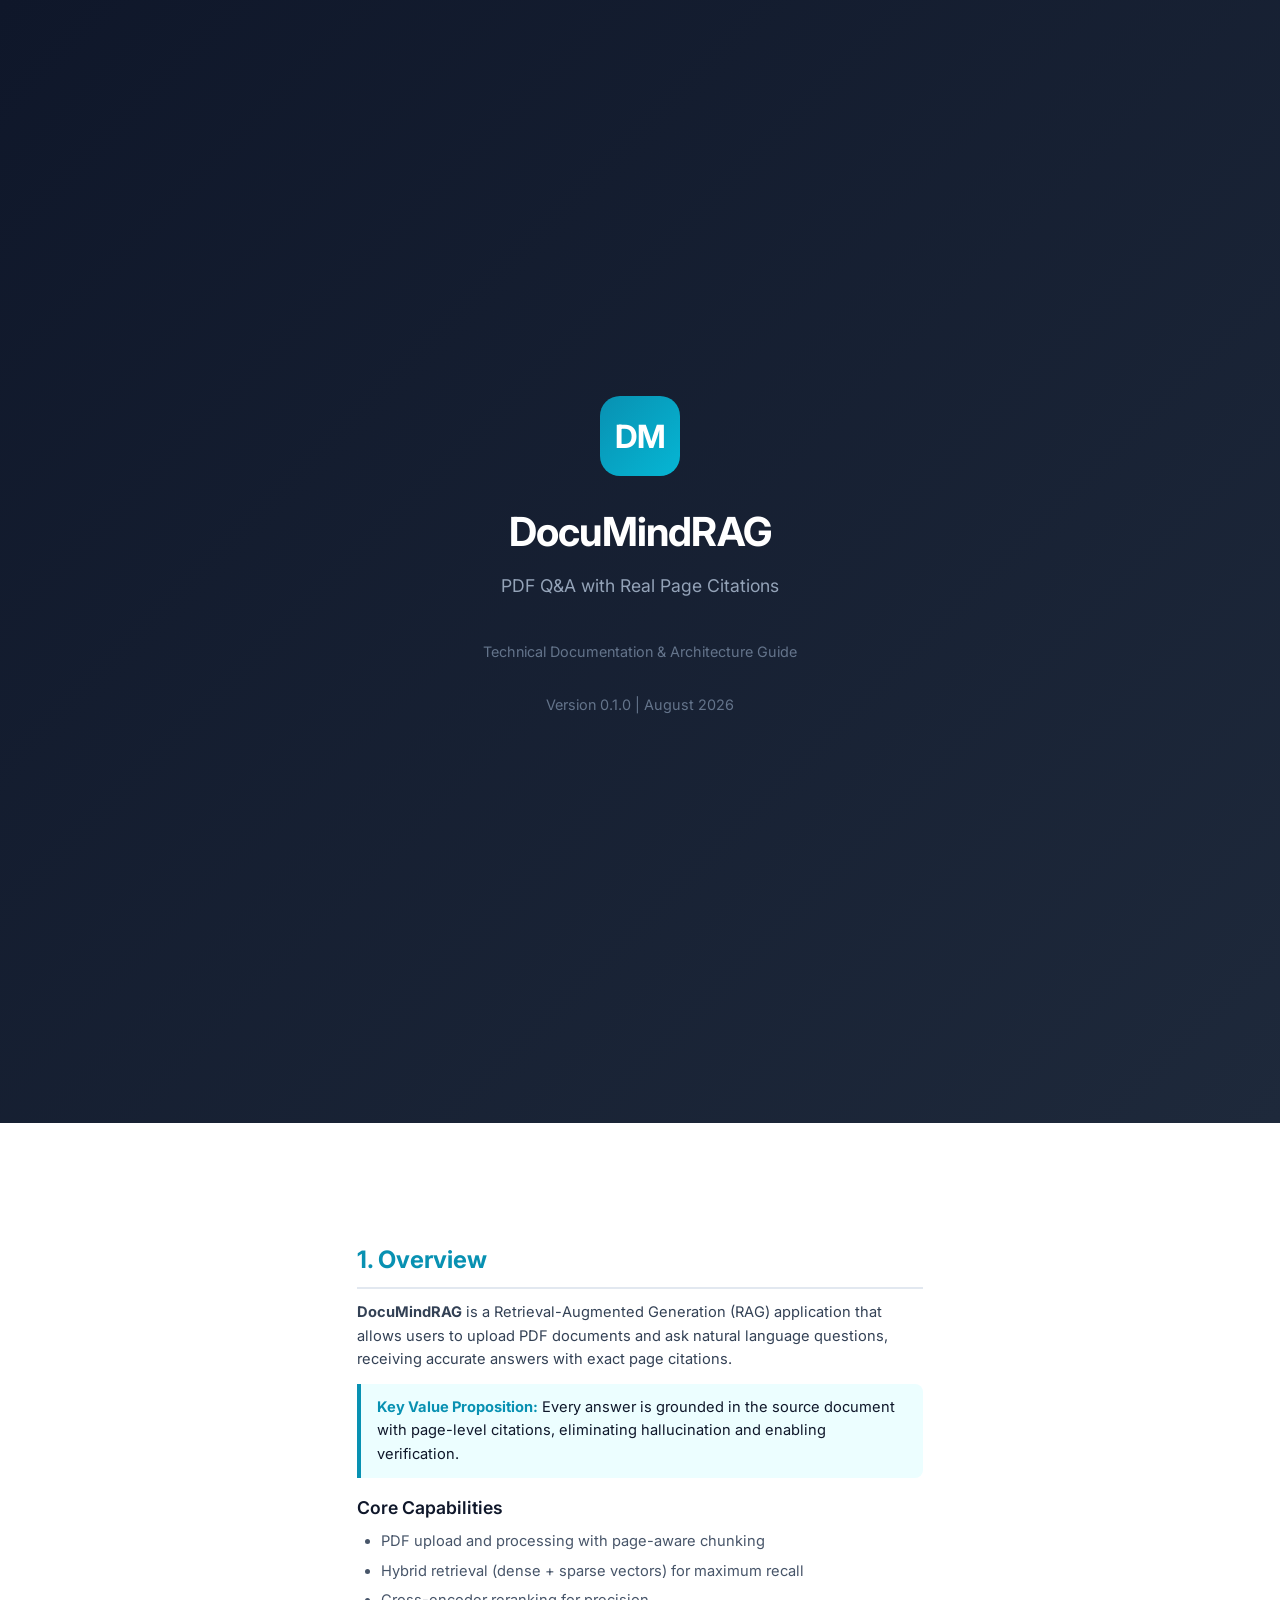
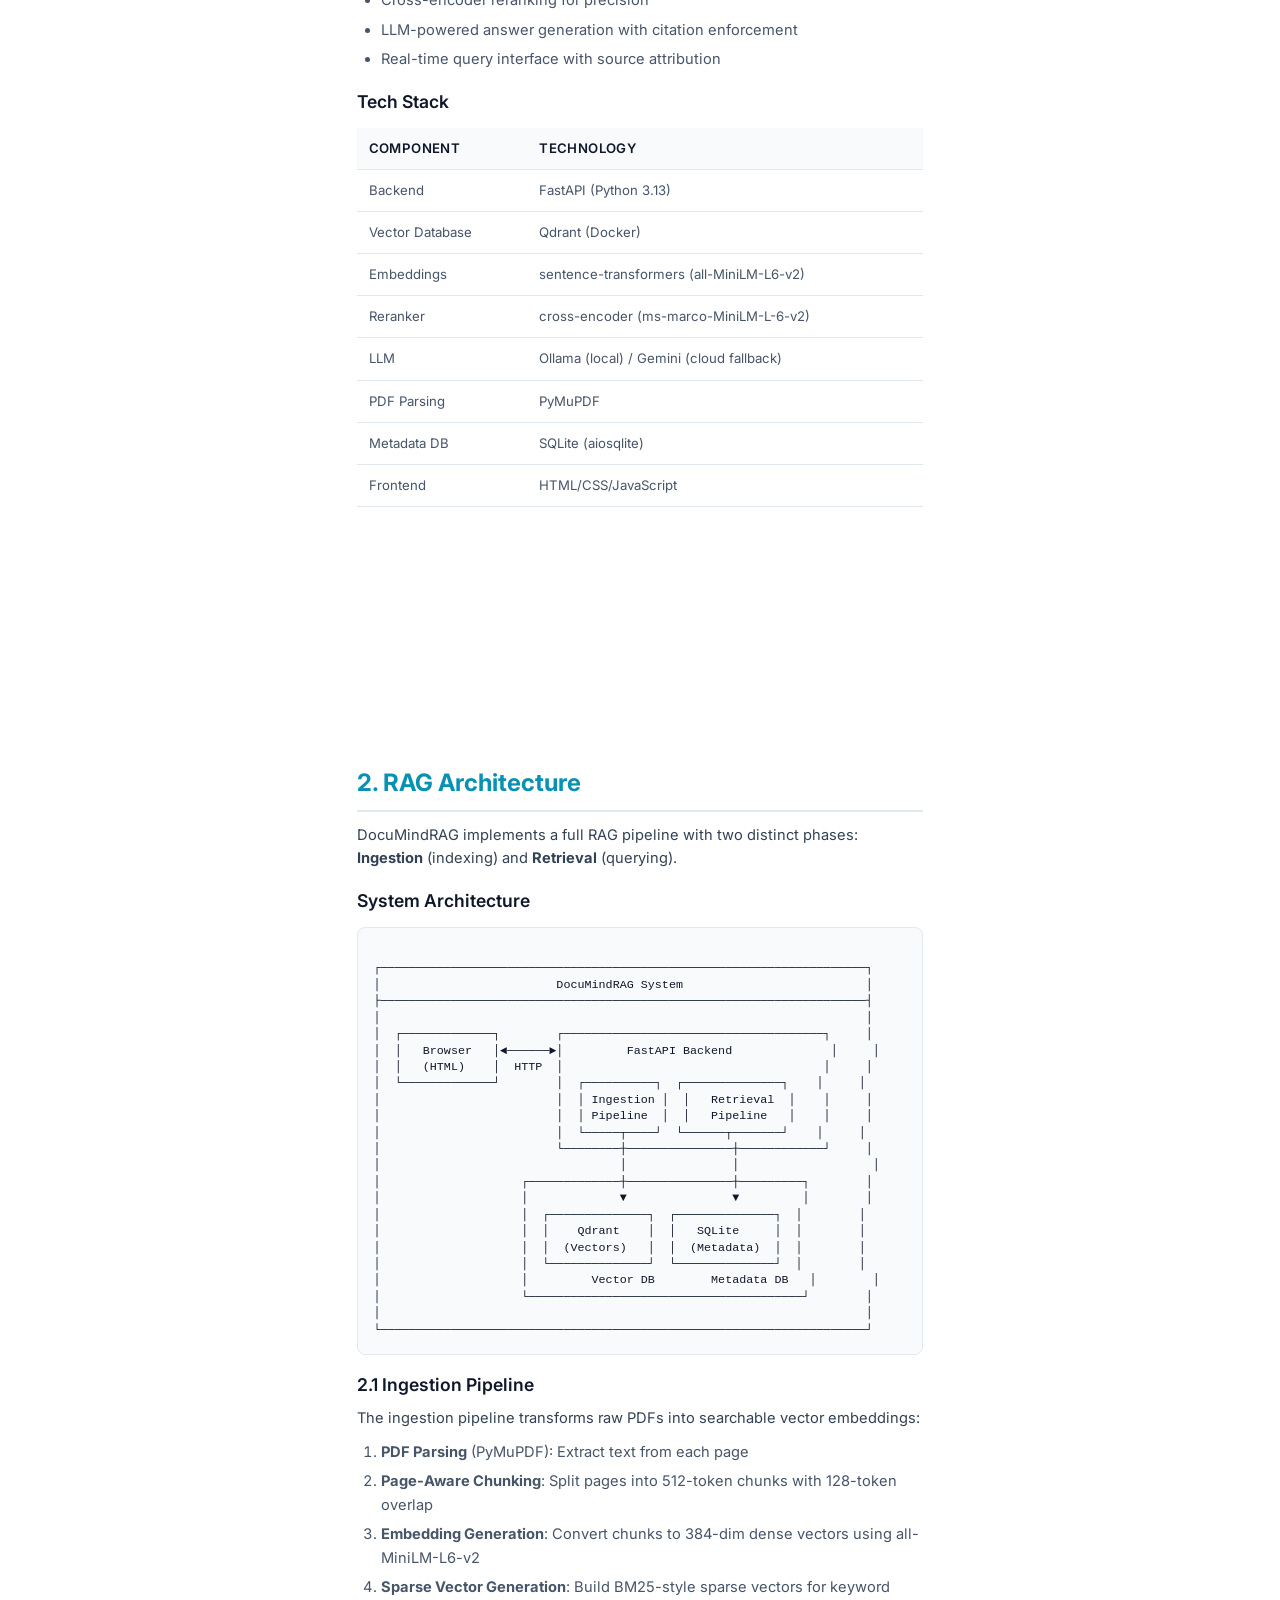
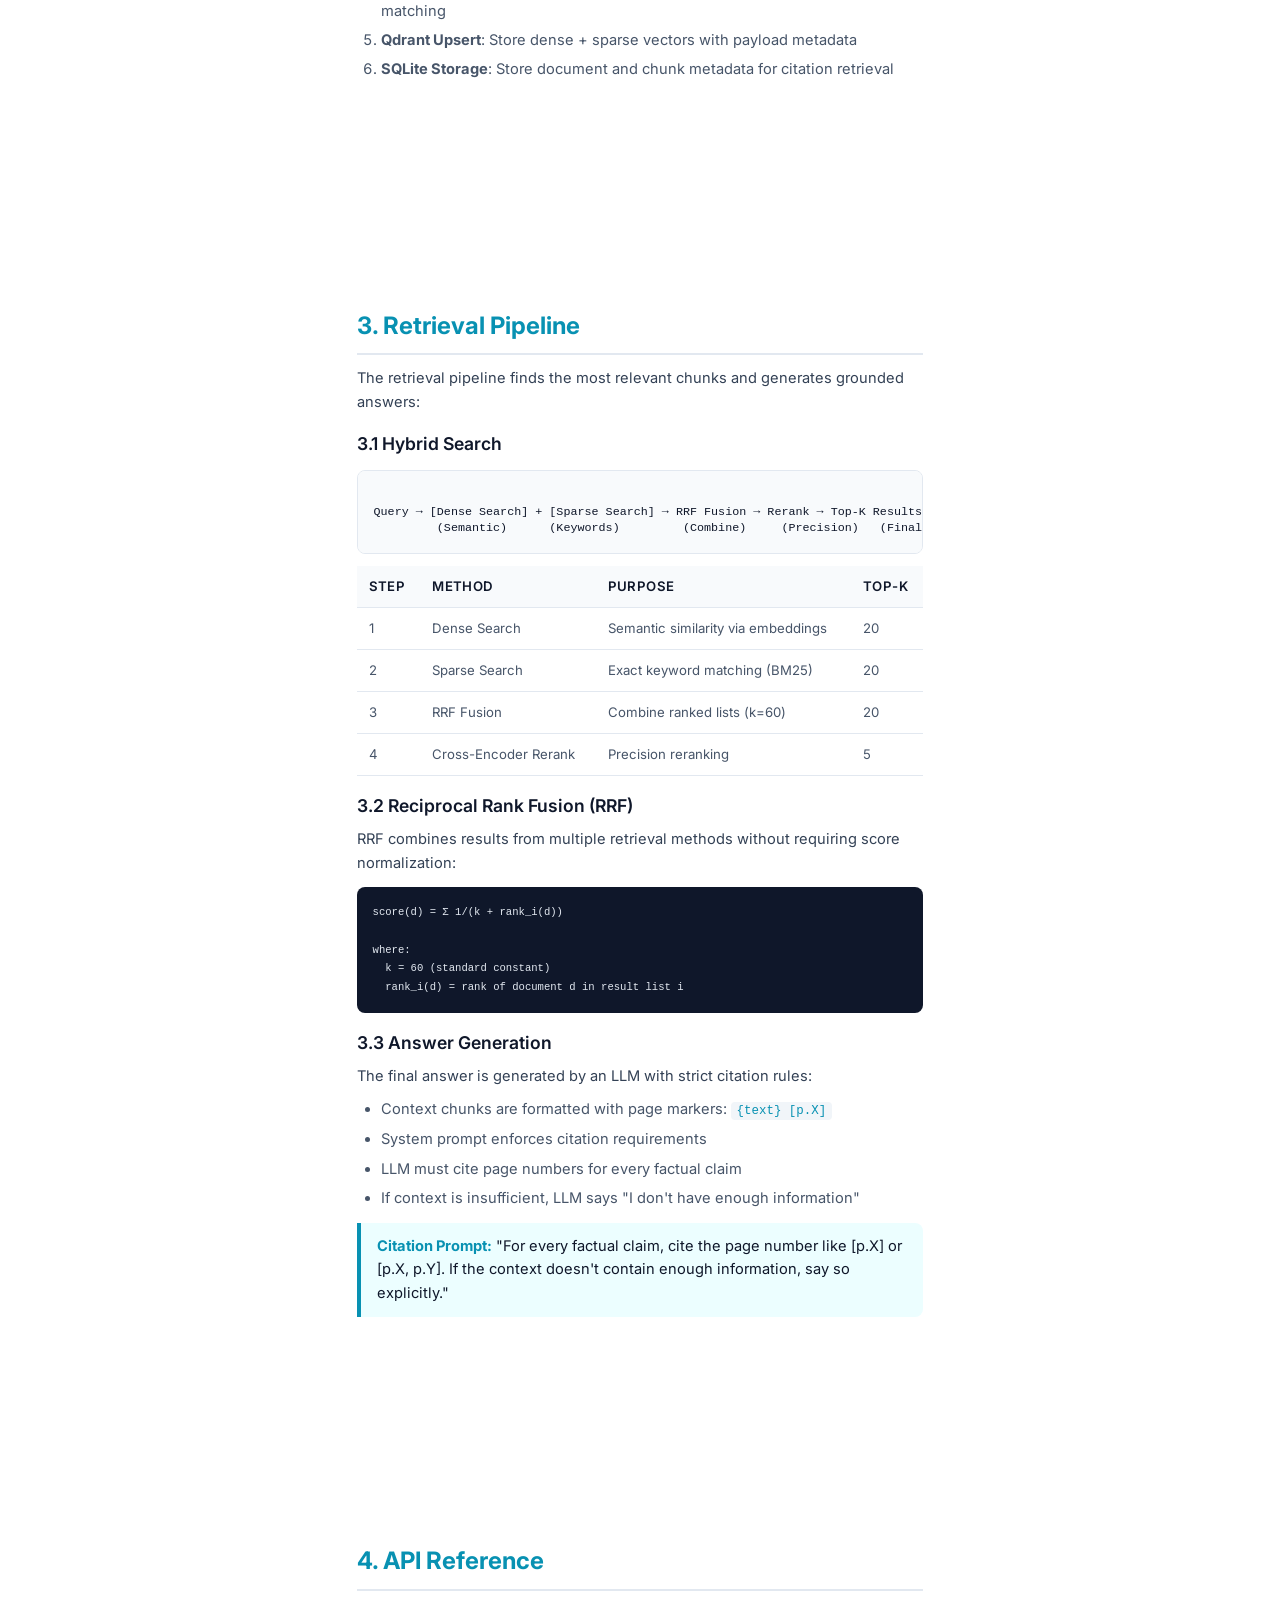
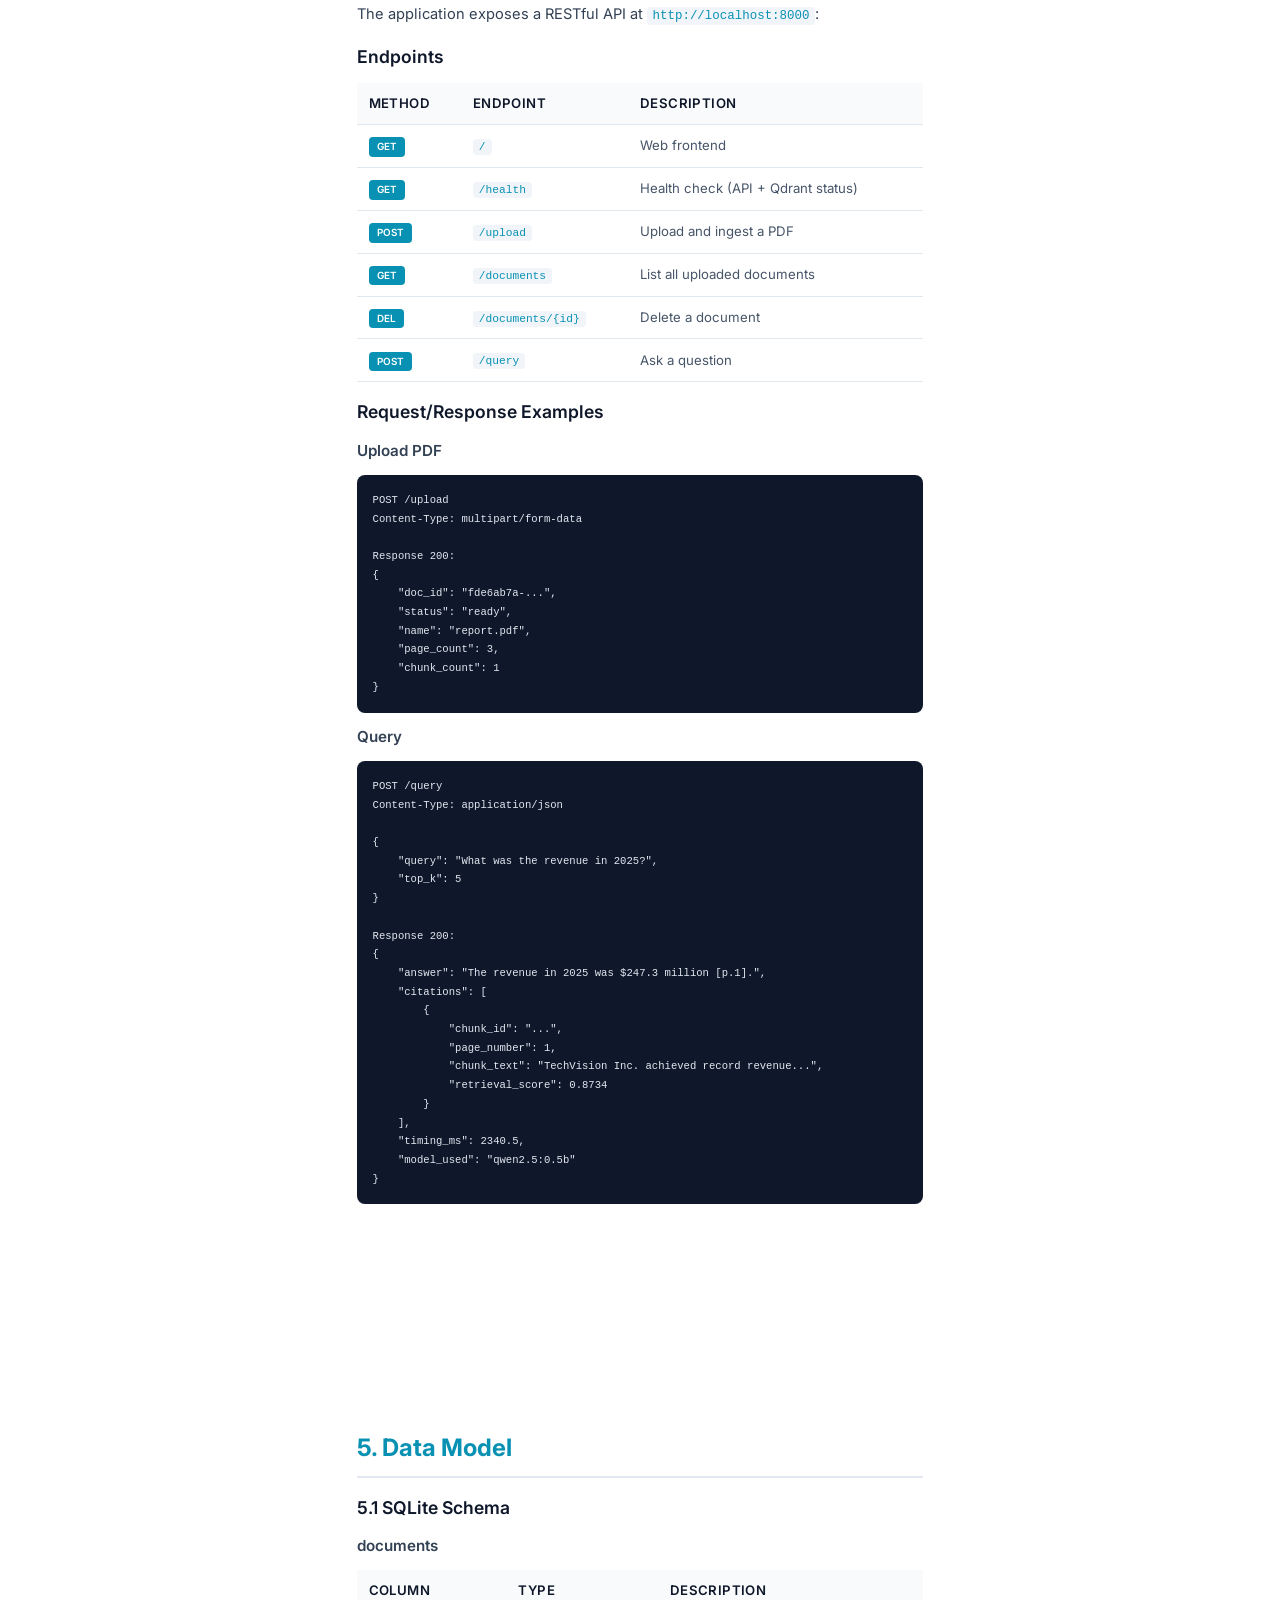
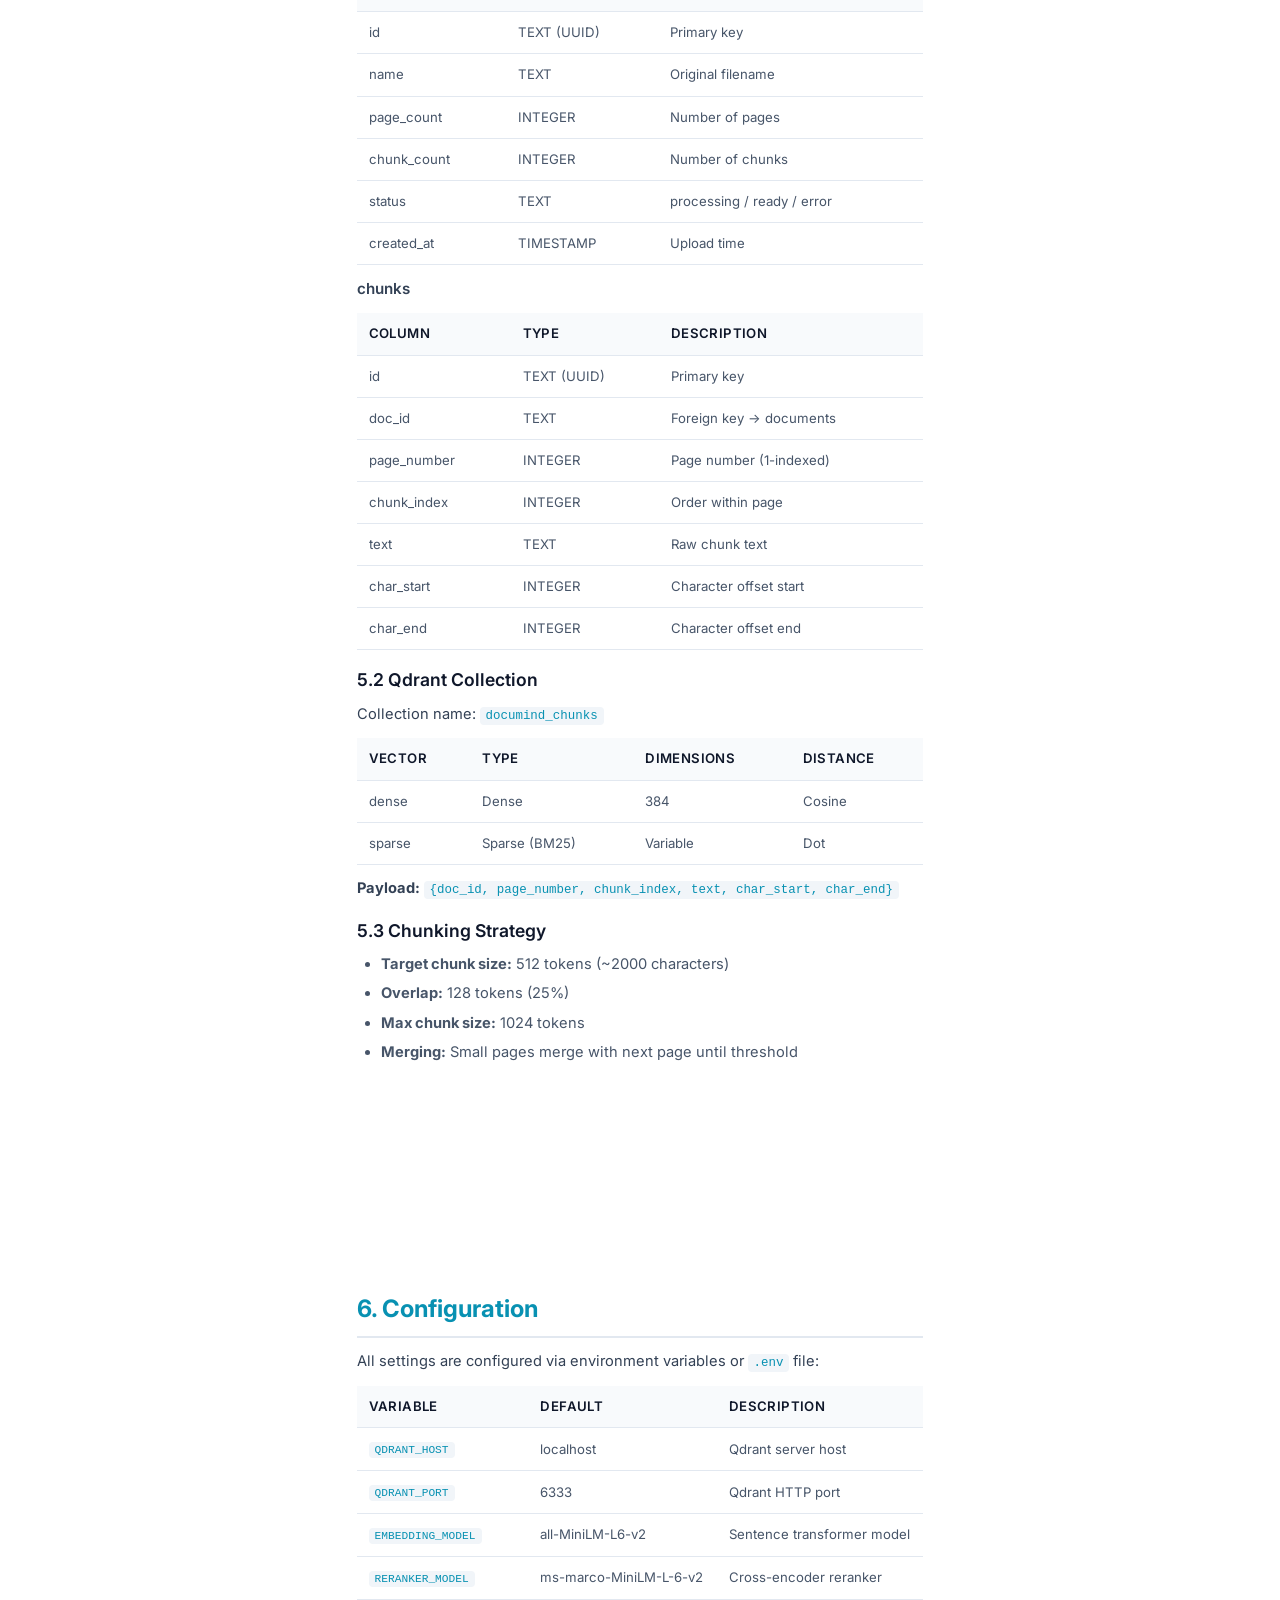
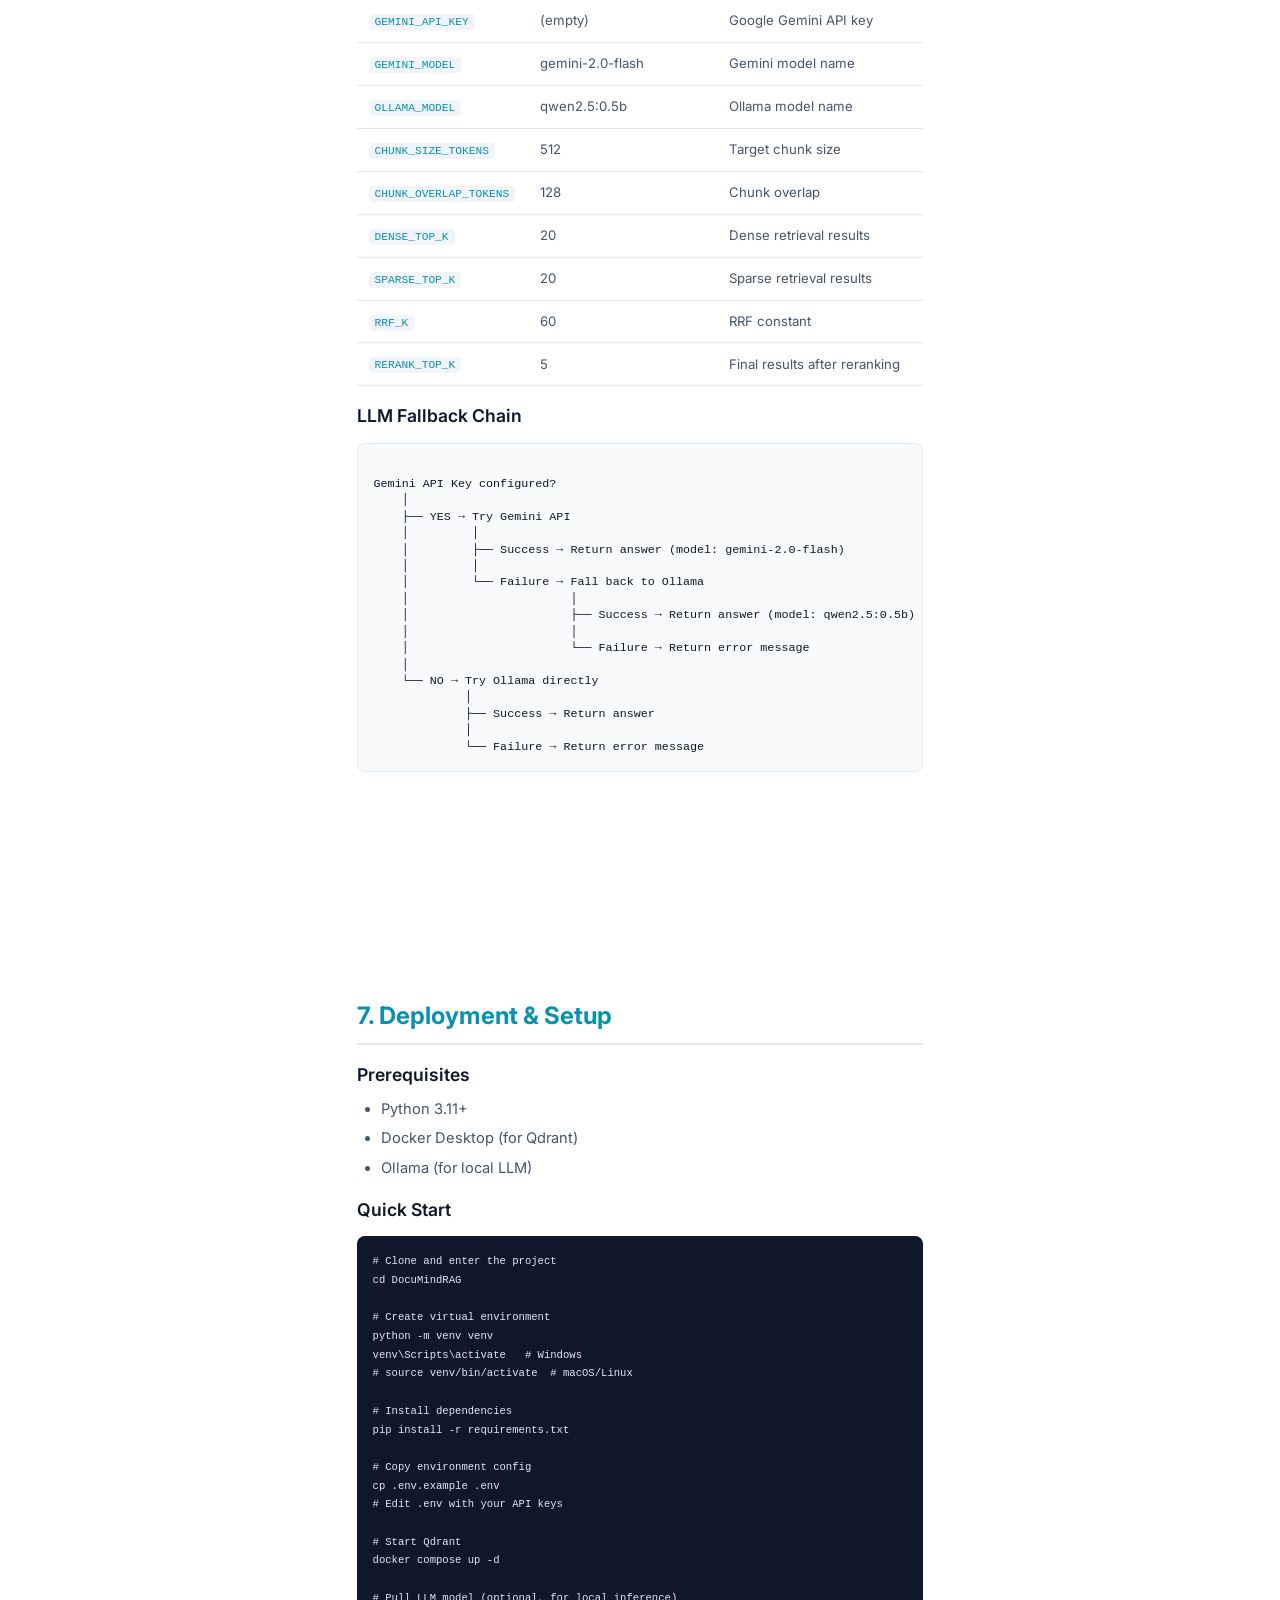
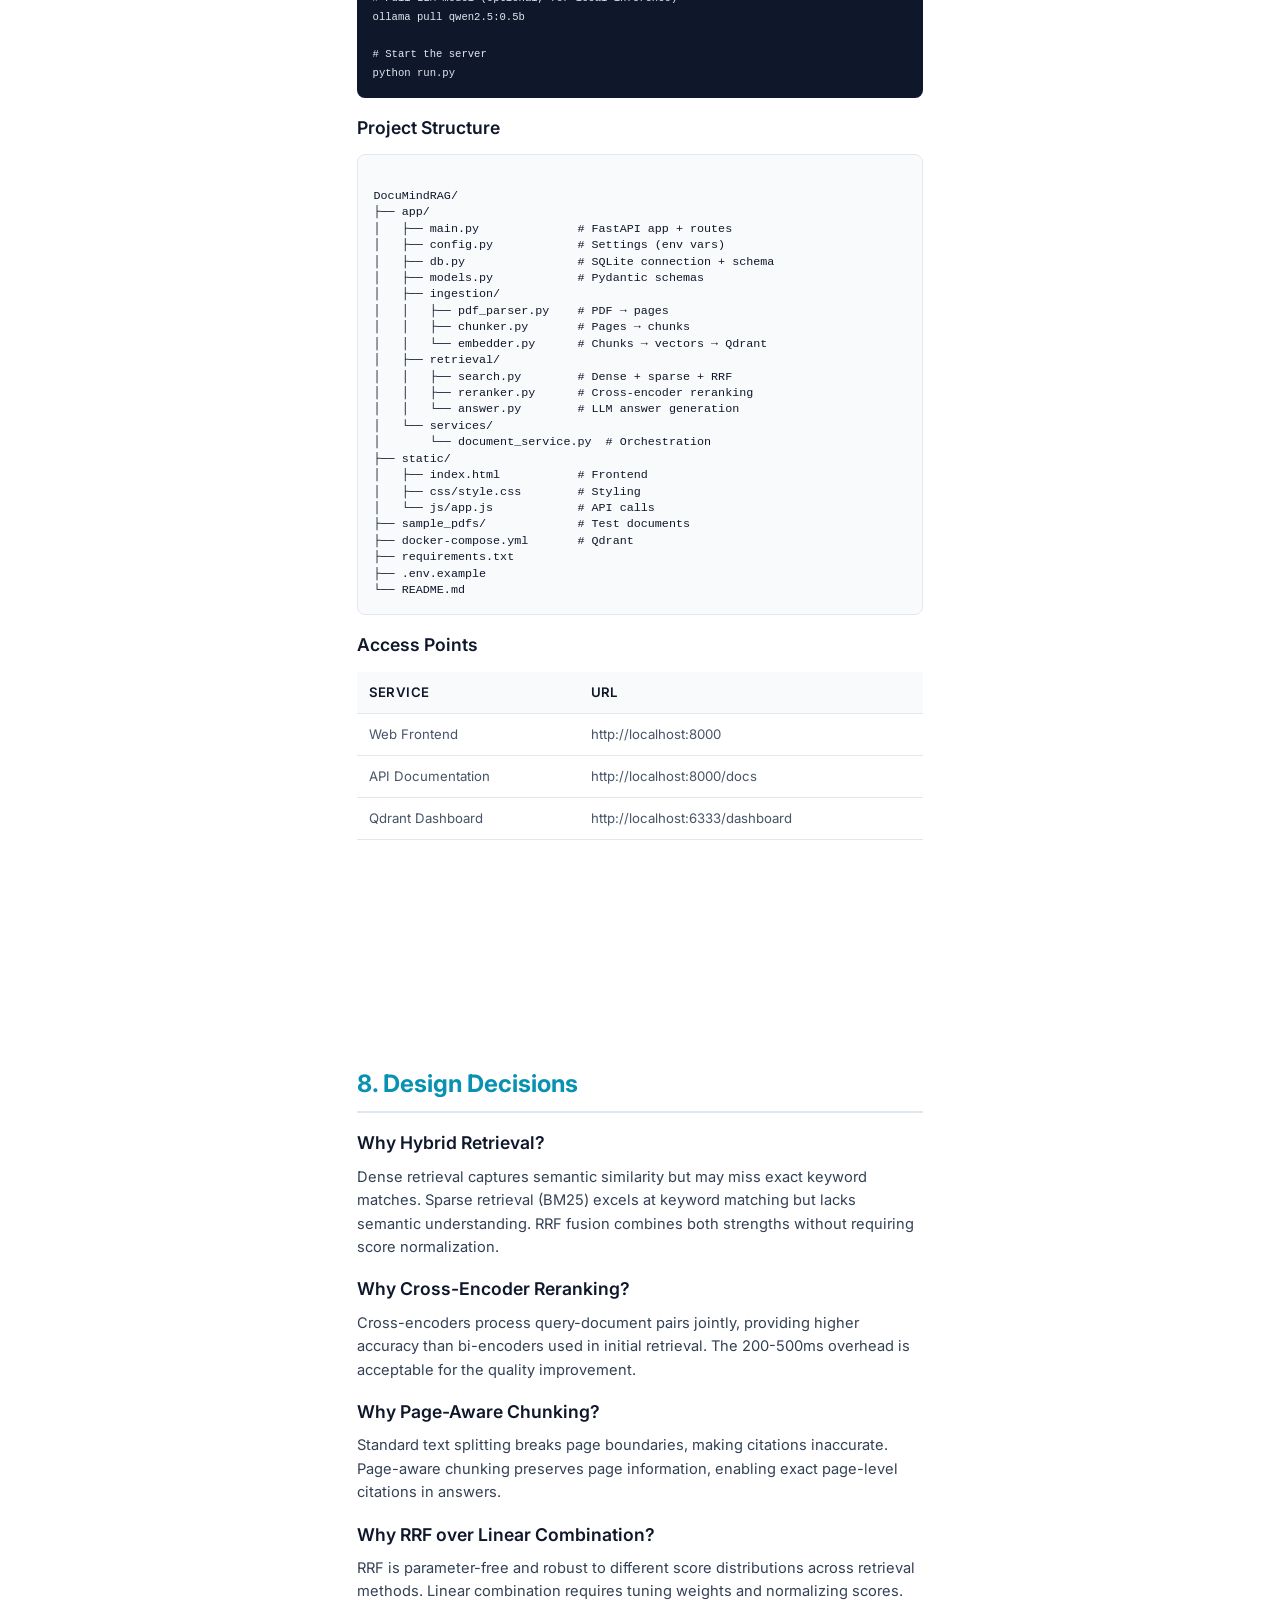
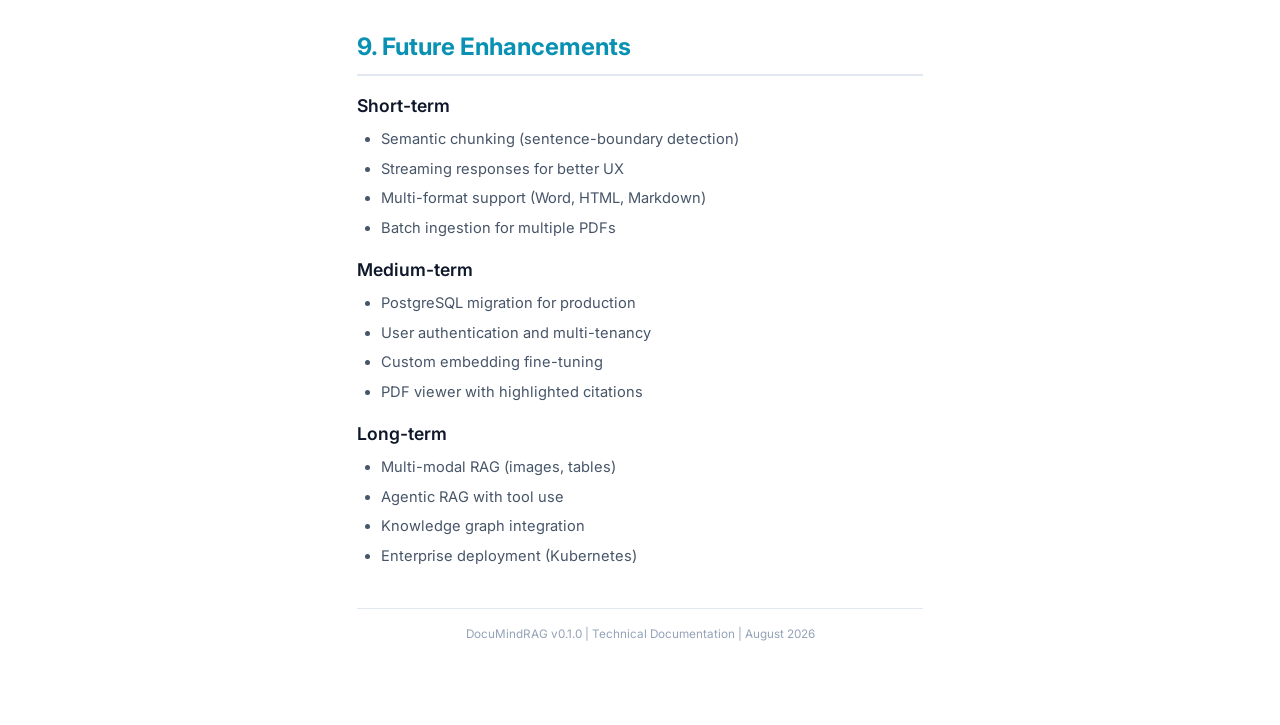
<file: docs/DocuMindRAG-Documentation.html>
<!DOCTYPE html>
<html lang="en">
<head>
    <meta charset="UTF-8">
    <title>DocuMindRAG Documentation</title>
    <style>
        @import url('https://fonts.googleapis.com/css2?family=Inter:wght@300;400;500;600;700&display=swap');
        
        * { margin: 0; padding: 0; box-sizing: border-box; }
        
        body {
            font-family: 'Inter', system-ui, sans-serif;
            color: #0F172A;
            line-height: 1.6;
            font-size: 11pt;
        }
        
        .page {
            width: 210mm;
            min-height: 297mm;
            padding: 25mm 30mm;
            margin: 0 auto;
        }
        
        /* Cover Page */
        .cover {
            display: flex;
            flex-direction: column;
            justify-content: center;
            align-items: center;
            min-height: 297mm;
            text-align: center;
            background: linear-gradient(135deg, #0F172A 0%, #1E293B 100%);
            color: white;
            padding: 40mm 30mm;
        }
        
        .cover-logo {
            width: 80px;
            height: 80px;
            background: linear-gradient(135deg, #0891B2, #06B6D4);
            border-radius: 20px;
            display: flex;
            align-items: center;
            justify-content: center;
            font-size: 2rem;
            font-weight: 700;
            margin-bottom: 24px;
        }
        
        .cover h1 {
            font-size: 2.5rem;
            font-weight: 700;
            margin-bottom: 8px;
            letter-spacing: -0.02em;
        }
        
        .cover .subtitle {
            font-size: 1.1rem;
            color: #94A3B8;
            margin-bottom: 40px;
        }
        
        .cover .meta {
            font-size: 0.9rem;
            color: #64748B;
        }
        
        /* Content Pages */
        h2 {
            font-size: 1.5rem;
            font-weight: 700;
            color: #0891B2;
            margin: 24px 0 12px;
            padding-bottom: 8px;
            border-bottom: 2px solid #E2E8F0;
        }
        
        h3 {
            font-size: 1.1rem;
            font-weight: 600;
            color: #0F172A;
            margin: 16px 0 8px;
        }
        
        h4 {
            font-size: 0.95rem;
            font-weight: 600;
            color: #334155;
            margin: 12px 0 6px;
        }
        
        p {
            margin-bottom: 10px;
            color: #334155;
        }
        
        ul, ol {
            margin: 8px 0 12px 24px;
        }
        
        li {
            margin-bottom: 6px;
            color: #475569;
        }
        
        code {
            background: #F1F5F9;
            padding: 2px 6px;
            border-radius: 4px;
            font-family: 'JetBrains Mono', monospace;
            font-size: 0.85em;
            color: #0891B2;
        }
        
        pre {
            background: #0F172A;
            color: #E2E8F0;
            padding: 16px;
            border-radius: 8px;
            margin: 12px 0;
            overflow-x: auto;
            font-size: 0.85em;
            line-height: 1.5;
        }
        
        pre code {
            background: none;
            color: inherit;
            padding: 0;
        }
        
        table {
            width: 100%;
            border-collapse: collapse;
            margin: 12px 0;
        }
        
        th, td {
            padding: 10px 12px;
            text-align: left;
            border-bottom: 1px solid #E2E8F0;
        }
        
        th {
            background: #F8FAFC;
            font-weight: 600;
            color: #0F172A;
            font-size: 0.9em;
            text-transform: uppercase;
            letter-spacing: 0.03em;
        }
        
        td {
            color: #475569;
            font-size: 0.9em;
        }
        
        .callout {
            background: #ECFEFF;
            border-left: 4px solid #0891B2;
            padding: 12px 16px;
            margin: 12px 0;
            border-radius: 0 8px 8px 0;
        }
        
        .callout strong {
            color: #0891B2;
        }
        
        .architecture-box {
            background: #F8FAFC;
            border: 1px solid #E2E8F0;
            border-radius: 8px;
            padding: 16px;
            margin: 12px 0;
            font-family: monospace;
            font-size: 0.8em;
            line-height: 1.4;
            white-space: pre;
            overflow-x: auto;
        }
        
        .badge {
            display: inline-block;
            background: #0891B2;
            color: white;
            padding: 2px 8px;
            border-radius: 4px;
            font-size: 0.75em;
            font-weight: 600;
            margin-right: 4px;
        }
        
        .page-break {
            page-break-before: always;
        }
        
        .footer {
            text-align: center;
            color: #94A3B8;
            font-size: 0.8em;
            margin-top: 40px;
            padding-top: 16px;
            border-top: 1px solid #E2E8F0;
        }
    </style>
</head>
<body>

<!-- Cover Page -->
<div class="cover">
    <div class="cover-logo">DM</div>
    <h1>DocuMindRAG</h1>
    <p class="subtitle">PDF Q&A with Real Page Citations</p>
    <p class="meta">Technical Documentation & Architecture Guide</p>
    <p class="meta" style="margin-top: 20px;">Version 0.1.0 | August 2026</p>
</div>

<!-- Page 2: Overview -->
<div class="page page-break">
    <h2>1. Overview</h2>
    
    <p><strong>DocuMindRAG</strong> is a Retrieval-Augmented Generation (RAG) application that allows users to upload PDF documents and ask natural language questions, receiving accurate answers with exact page citations.</p>
    
    <div class="callout">
        <strong>Key Value Proposition:</strong> Every answer is grounded in the source document with page-level citations, eliminating hallucination and enabling verification.
    </div>
    
    <h3>Core Capabilities</h3>
    <ul>
        <li>PDF upload and processing with page-aware chunking</li>
        <li>Hybrid retrieval (dense + sparse vectors) for maximum recall</li>
        <li>Cross-encoder reranking for precision</li>
        <li>LLM-powered answer generation with citation enforcement</li>
        <li>Real-time query interface with source attribution</li>
    </ul>
    
    <h3>Tech Stack</h3>
    <table>
        <tr><th>Component</th><th>Technology</th></tr>
        <tr><td>Backend</td><td>FastAPI (Python 3.13)</td></tr>
        <tr><td>Vector Database</td><td>Qdrant (Docker)</td></tr>
        <tr><td>Embeddings</td><td>sentence-transformers (all-MiniLM-L6-v2)</td></tr>
        <tr><td>Reranker</td><td>cross-encoder (ms-marco-MiniLM-L-6-v2)</td></tr>
        <tr><td>LLM</td><td>Ollama (local) / Gemini (cloud fallback)</td></tr>
        <tr><td>PDF Parsing</td><td>PyMuPDF</td></tr>
        <tr><td>Metadata DB</td><td>SQLite (aiosqlite)</td></tr>
        <tr><td>Frontend</td><td>HTML/CSS/JavaScript</td></tr>
    </table>
</div>

<!-- Page 3: RAG Architecture -->
<div class="page page-break">
    <h2>2. RAG Architecture</h2>
    
    <p>DocuMindRAG implements a full RAG pipeline with two distinct phases: <strong>Ingestion</strong> (indexing) and <strong>Retrieval</strong> (querying).</p>
    
    <h3>System Architecture</h3>
    <div class="architecture-box">
┌─────────────────────────────────────────────────────────────────────┐
│                         DocuMindRAG System                          │
├─────────────────────────────────────────────────────────────────────┤
│                                                                     │
│  ┌─────────────┐        ┌─────────────────────────────────────┐     │
│  │   Browser   │◄──────►│         FastAPI Backend              │     │
│  │   (HTML)    │  HTTP  │                                     │     │
│  └─────────────┘        │  ┌──────────┐  ┌──────────────┐    │     │
│                         │  │ Ingestion │  │   Retrieval  │    │     │
│                         │  │ Pipeline  │  │   Pipeline   │    │     │
│                         │  └─────┬────┘  └──────┬───────┘    │     │
│                         └────────┼───────────────┼────────────┘     │
│                                  │               │                   │
│                    ┌─────────────┼───────────────┼─────────┐        │
│                    │             ▼               ▼         │        │
│                    │  ┌──────────────┐  ┌──────────────┐  │        │
│                    │  │    Qdrant    │  │   SQLite     │  │        │
│                    │  │  (Vectors)   │  │  (Metadata)  │  │        │
│                    │  └──────────────┘  └──────────────┘  │        │
│                    │         Vector DB        Metadata DB   │        │
│                    └───────────────────────────────────────┘        │
│                                                                     │
└─────────────────────────────────────────────────────────────────────┘</div>
    
    <h3>2.1 Ingestion Pipeline</h3>
    <p>The ingestion pipeline transforms raw PDFs into searchable vector embeddings:</p>
    
    <ol>
        <li><strong>PDF Parsing</strong> (PyMuPDF): Extract text from each page</li>
        <li><strong>Page-Aware Chunking</strong>: Split pages into 512-token chunks with 128-token overlap</li>
        <li><strong>Embedding Generation</strong>: Convert chunks to 384-dim dense vectors using all-MiniLM-L6-v2</li>
        <li><strong>Sparse Vector Generation</strong>: Build BM25-style sparse vectors for keyword matching</li>
        <li><strong>Qdrant Upsert</strong>: Store dense + sparse vectors with payload metadata</li>
        <li><strong>SQLite Storage</strong>: Store document and chunk metadata for citation retrieval</li>
    </ol>
</div>

<!-- Page 4: Retrieval Pipeline -->
<div class="page page-break">
    <h2>3. Retrieval Pipeline</h2>
    
    <p>The retrieval pipeline finds the most relevant chunks and generates grounded answers:</p>
    
    <h3>3.1 Hybrid Search</h3>
    <div class="architecture-box">
Query → [Dense Search] + [Sparse Search] → RRF Fusion → Rerank → Top-K Results
         (Semantic)      (Keywords)         (Combine)     (Precision)   (Final)
</div>
    
    <table>
        <tr><th>Step</th><th>Method</th><th>Purpose</th><th>Top-K</th></tr>
        <tr><td>1</td><td>Dense Search</td><td>Semantic similarity via embeddings</td><td>20</td></tr>
        <tr><td>2</td><td>Sparse Search</td><td>Exact keyword matching (BM25)</td><td>20</td></tr>
        <tr><td>3</td><td>RRF Fusion</td><td>Combine ranked lists (k=60)</td><td>20</td></tr>
        <tr><td>4</td><td>Cross-Encoder Rerank</td><td>Precision reranking</td><td>5</td></tr>
    </table>
    
    <h3>3.2 Reciprocal Rank Fusion (RRF)</h3>
    <p>RRF combines results from multiple retrieval methods without requiring score normalization:</p>
    <pre><code>score(d) = Σ 1/(k + rank_i(d))

where:
  k = 60 (standard constant)
  rank_i(d) = rank of document d in result list i</code></pre>
    
    <h3>3.3 Answer Generation</h3>
    <p>The final answer is generated by an LLM with strict citation rules:</p>
    <ul>
        <li>Context chunks are formatted with page markers: <code>{text} [p.X]</code></li>
        <li>System prompt enforces citation requirements</li>
        <li>LLM must cite page numbers for every factual claim</li>
        <li>If context is insufficient, LLM says "I don't have enough information"</li>
    </ul>
    
    <div class="callout">
        <strong>Citation Prompt:</strong> "For every factual claim, cite the page number like [p.X] or [p.X, p.Y]. If the context doesn't contain enough information, say so explicitly."
    </div>
</div>

<!-- Page 5: API Reference -->
<div class="page page-break">
    <h2>4. API Reference</h2>
    
    <p>The application exposes a RESTful API at <code>http://localhost:8000</code>:</p>
    
    <h3>Endpoints</h3>
    <table>
        <tr><th>Method</th><th>Endpoint</th><th>Description</th></tr>
        <tr><td><span class="badge">GET</span></td><td><code>/</code></td><td>Web frontend</td></tr>
        <tr><td><span class="badge">GET</span></td><td><code>/health</code></td><td>Health check (API + Qdrant status)</td></tr>
        <tr><td><span class="badge">POST</span></td><td><code>/upload</code></td><td>Upload and ingest a PDF</td></tr>
        <tr><td><span class="badge">GET</span></td><td><code>/documents</code></td><td>List all uploaded documents</td></tr>
        <tr><td><span class="badge">DEL</span></td><td><code>/documents/{id}</code></td><td>Delete a document</td></tr>
        <tr><td><span class="badge">POST</span></td><td><code>/query</code></td><td>Ask a question</td></tr>
    </table>
    
    <h3>Request/Response Examples</h3>
    
    <h4>Upload PDF</h4>
    <pre><code>POST /upload
Content-Type: multipart/form-data

Response 200:
{
    "doc_id": "fde6ab7a-...",
    "status": "ready",
    "name": "report.pdf",
    "page_count": 3,
    "chunk_count": 1
}</code></pre>
    
    <h4>Query</h4>
    <pre><code>POST /query
Content-Type: application/json

{
    "query": "What was the revenue in 2025?",
    "top_k": 5
}

Response 200:
{
    "answer": "The revenue in 2025 was $247.3 million [p.1].",
    "citations": [
        {
            "chunk_id": "...",
            "page_number": 1,
            "chunk_text": "TechVision Inc. achieved record revenue...",
            "retrieval_score": 0.8734
        }
    ],
    "timing_ms": 2340.5,
    "model_used": "qwen2.5:0.5b"
}</code></pre>
</div>

<!-- Page 6: Data Model -->
<div class="page page-break">
    <h2>5. Data Model</h2>
    
    <h3>5.1 SQLite Schema</h3>
    
    <h4>documents</h4>
    <table>
        <tr><th>Column</th><th>Type</th><th>Description</th></tr>
        <tr><td>id</td><td>TEXT (UUID)</td><td>Primary key</td></tr>
        <tr><td>name</td><td>TEXT</td><td>Original filename</td></tr>
        <tr><td>page_count</td><td>INTEGER</td><td>Number of pages</td></tr>
        <tr><td>chunk_count</td><td>INTEGER</td><td>Number of chunks</td></tr>
        <tr><td>status</td><td>TEXT</td><td>processing / ready / error</td></tr>
        <tr><td>created_at</td><td>TIMESTAMP</td><td>Upload time</td></tr>
    </table>
    
    <h4>chunks</h4>
    <table>
        <tr><th>Column</th><th>Type</th><th>Description</th></tr>
        <tr><td>id</td><td>TEXT (UUID)</td><td>Primary key</td></tr>
        <tr><td>doc_id</td><td>TEXT</td><td>Foreign key → documents</td></tr>
        <tr><td>page_number</td><td>INTEGER</td><td>Page number (1-indexed)</td></tr>
        <tr><td>chunk_index</td><td>INTEGER</td><td>Order within page</td></tr>
        <tr><td>text</td><td>TEXT</td><td>Raw chunk text</td></tr>
        <tr><td>char_start</td><td>INTEGER</td><td>Character offset start</td></tr>
        <tr><td>char_end</td><td>INTEGER</td><td>Character offset end</td></tr>
    </table>
    
    <h3>5.2 Qdrant Collection</h3>
    <p>Collection name: <code>documind_chunks</code></p>
    
    <table>
        <tr><th>Vector</th><th>Type</th><th>Dimensions</th><th>Distance</th></tr>
        <tr><td>dense</td><td>Dense</td><td>384</td><td>Cosine</td></tr>
        <tr><td>sparse</td><td>Sparse (BM25)</td><td>Variable</td><td>Dot</td></tr>
    </table>
    
    <p><strong>Payload:</strong> <code>{doc_id, page_number, chunk_index, text, char_start, char_end}</code></p>
    
    <h3>5.3 Chunking Strategy</h3>
    <ul>
        <li><strong>Target chunk size:</strong> 512 tokens (~2000 characters)</li>
        <li><strong>Overlap:</strong> 128 tokens (25%)</li>
        <li><strong>Max chunk size:</strong> 1024 tokens</li>
        <li><strong>Merging:</strong> Small pages merge with next page until threshold</li>
    </ul>
</div>

<!-- Page 7: Configuration -->
<div class="page page-break">
    <h2>6. Configuration</h2>
    
    <p>All settings are configured via environment variables or <code>.env</code> file:</p>
    
    <table>
        <tr><th>Variable</th><th>Default</th><th>Description</th></tr>
        <tr><td><code>QDRANT_HOST</code></td><td>localhost</td><td>Qdrant server host</td></tr>
        <tr><td><code>QDRANT_PORT</code></td><td>6333</td><td>Qdrant HTTP port</td></tr>
        <tr><td><code>EMBEDDING_MODEL</code></td><td>all-MiniLM-L6-v2</td><td>Sentence transformer model</td></tr>
        <tr><td><code>RERANKER_MODEL</code></td><td>ms-marco-MiniLM-L-6-v2</td><td>Cross-encoder reranker</td></tr>
        <tr><td><code>GEMINI_API_KEY</code></td><td>(empty)</td><td>Google Gemini API key</td></tr>
        <tr><td><code>GEMINI_MODEL</code></td><td>gemini-2.0-flash</td><td>Gemini model name</td></tr>
        <tr><td><code>OLLAMA_MODEL</code></td><td>qwen2.5:0.5b</td><td>Ollama model name</td></tr>
        <tr><td><code>CHUNK_SIZE_TOKENS</code></td><td>512</td><td>Target chunk size</td></tr>
        <tr><td><code>CHUNK_OVERLAP_TOKENS</code></td><td>128</td><td>Chunk overlap</td></tr>
        <tr><td><code>DENSE_TOP_K</code></td><td>20</td><td>Dense retrieval results</td></tr>
        <tr><td><code>SPARSE_TOP_K</code></td><td>20</td><td>Sparse retrieval results</td></tr>
        <tr><td><code>RRF_K</code></td><td>60</td><td>RRF constant</td></tr>
        <tr><td><code>RERANK_TOP_K</code></td><td>5</td><td>Final results after reranking</td></tr>
    </table>
    
    <h3>LLM Fallback Chain</h3>
    <div class="architecture-box">
Gemini API Key configured?
    │
    ├── YES → Try Gemini API
    │         │
    │         ├── Success → Return answer (model: gemini-2.0-flash)
    │         │
    │         └── Failure → Fall back to Ollama
    │                       │
    │                       ├── Success → Return answer (model: qwen2.5:0.5b)
    │                       │
    │                       └── Failure → Return error message
    │
    └── NO → Try Ollama directly
             │
             ├── Success → Return answer
             │
             └── Failure → Return error message
</div>
</div>

<!-- Page 8: Deployment -->
<div class="page page-break">
    <h2>7. Deployment & Setup</h2>
    
    <h3>Prerequisites</h3>
    <ul>
        <li>Python 3.11+</li>
        <li>Docker Desktop (for Qdrant)</li>
        <li>Ollama (for local LLM)</li>
    </ul>
    
    <h3>Quick Start</h3>
    <pre><code># Clone and enter the project
cd DocuMindRAG

# Create virtual environment
python -m venv venv
venv\Scripts\activate   # Windows
# source venv/bin/activate  # macOS/Linux

# Install dependencies
pip install -r requirements.txt

# Copy environment config
cp .env.example .env
# Edit .env with your API keys

# Start Qdrant
docker compose up -d

# Pull LLM model (optional, for local inference)
ollama pull qwen2.5:0.5b

# Start the server
python run.py</code></pre>
    
    <h3>Project Structure</h3>
    <div class="architecture-box">
DocuMindRAG/
├── app/
│   ├── main.py              # FastAPI app + routes
│   ├── config.py            # Settings (env vars)
│   ├── db.py                # SQLite connection + schema
│   ├── models.py            # Pydantic schemas
│   ├── ingestion/
│   │   ├── pdf_parser.py    # PDF → pages
│   │   ├── chunker.py       # Pages → chunks
│   │   └── embedder.py      # Chunks → vectors → Qdrant
│   ├── retrieval/
│   │   ├── search.py        # Dense + sparse + RRF
│   │   ├── reranker.py      # Cross-encoder reranking
│   │   └── answer.py        # LLM answer generation
│   └── services/
│       └── document_service.py  # Orchestration
├── static/
│   ├── index.html           # Frontend
│   ├── css/style.css        # Styling
│   └── js/app.js            # API calls
├── sample_pdfs/             # Test documents
├── docker-compose.yml       # Qdrant
├── requirements.txt
├── .env.example
└── README.md</div>
    
    <h3>Access Points</h3>
    <table>
        <tr><th>Service</th><th>URL</th></tr>
        <tr><td>Web Frontend</td><td>http://localhost:8000</td></tr>
        <tr><td>API Documentation</td><td>http://localhost:8000/docs</td></tr>
        <tr><td>Qdrant Dashboard</td><td>http://localhost:6333/dashboard</td></tr>
    </table>
</div>

<!-- Page 9: Design Decisions -->
<div class="page page-break">
    <h2>8. Design Decisions</h2>
    
    <h3>Why Hybrid Retrieval?</h3>
    <p>Dense retrieval captures semantic similarity but may miss exact keyword matches. Sparse retrieval (BM25) excels at keyword matching but lacks semantic understanding. RRF fusion combines both strengths without requiring score normalization.</p>
    
    <h3>Why Cross-Encoder Reranking?</h3>
    <p>Cross-encoders process query-document pairs jointly, providing higher accuracy than bi-encoders used in initial retrieval. The 200-500ms overhead is acceptable for the quality improvement.</p>
    
    <h3>Why Page-Aware Chunking?</h3>
    <p>Standard text splitting breaks page boundaries, making citations inaccurate. Page-aware chunking preserves page information, enabling exact page-level citations in answers.</p>
    
    <h3>Why RRF over Linear Combination?</h3>
    <p>RRF is parameter-free and robust to different score distributions across retrieval methods. Linear combination requires tuning weights and normalizing scores.</p>
    
    <h2>9. Future Enhancements</h2>
    
    <h3>Short-term</h3>
    <ul>
        <li>Semantic chunking (sentence-boundary detection)</li>
        <li>Streaming responses for better UX</li>
        <li>Multi-format support (Word, HTML, Markdown)</li>
        <li>Batch ingestion for multiple PDFs</li>
    </ul>
    
    <h3>Medium-term</h3>
    <ul>
        <li>PostgreSQL migration for production</li>
        <li>User authentication and multi-tenancy</li>
        <li>Custom embedding fine-tuning</li>
        <li>PDF viewer with highlighted citations</li>
    </ul>
    
    <h3>Long-term</h3>
    <ul>
        <li>Multi-modal RAG (images, tables)</li>
        <li>Agentic RAG with tool use</li>
        <li>Knowledge graph integration</li>
        <li>Enterprise deployment (Kubernetes)</li>
    </ul>
    
    <div class="footer">
        DocuMindRAG v0.1.0 | Technical Documentation | August 2026
    </div>
</div>

</body>
</html>
</file>
